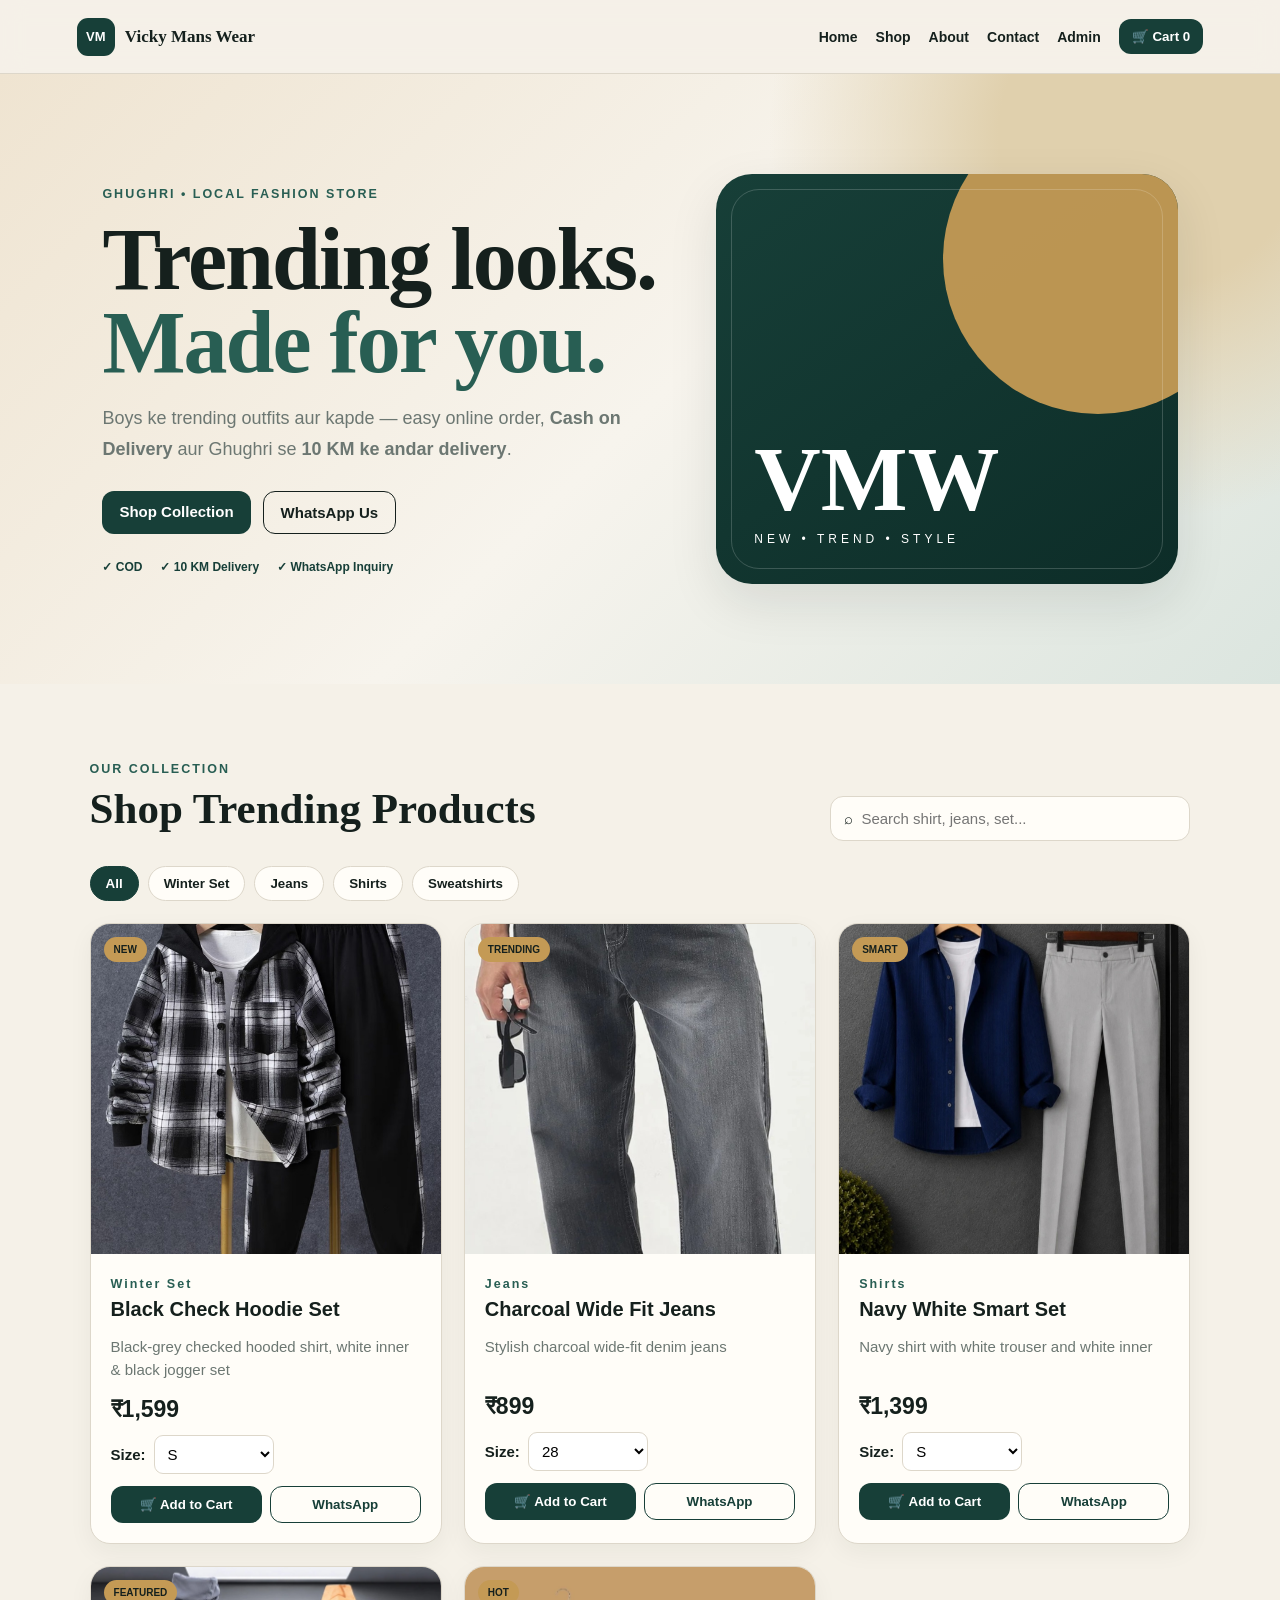
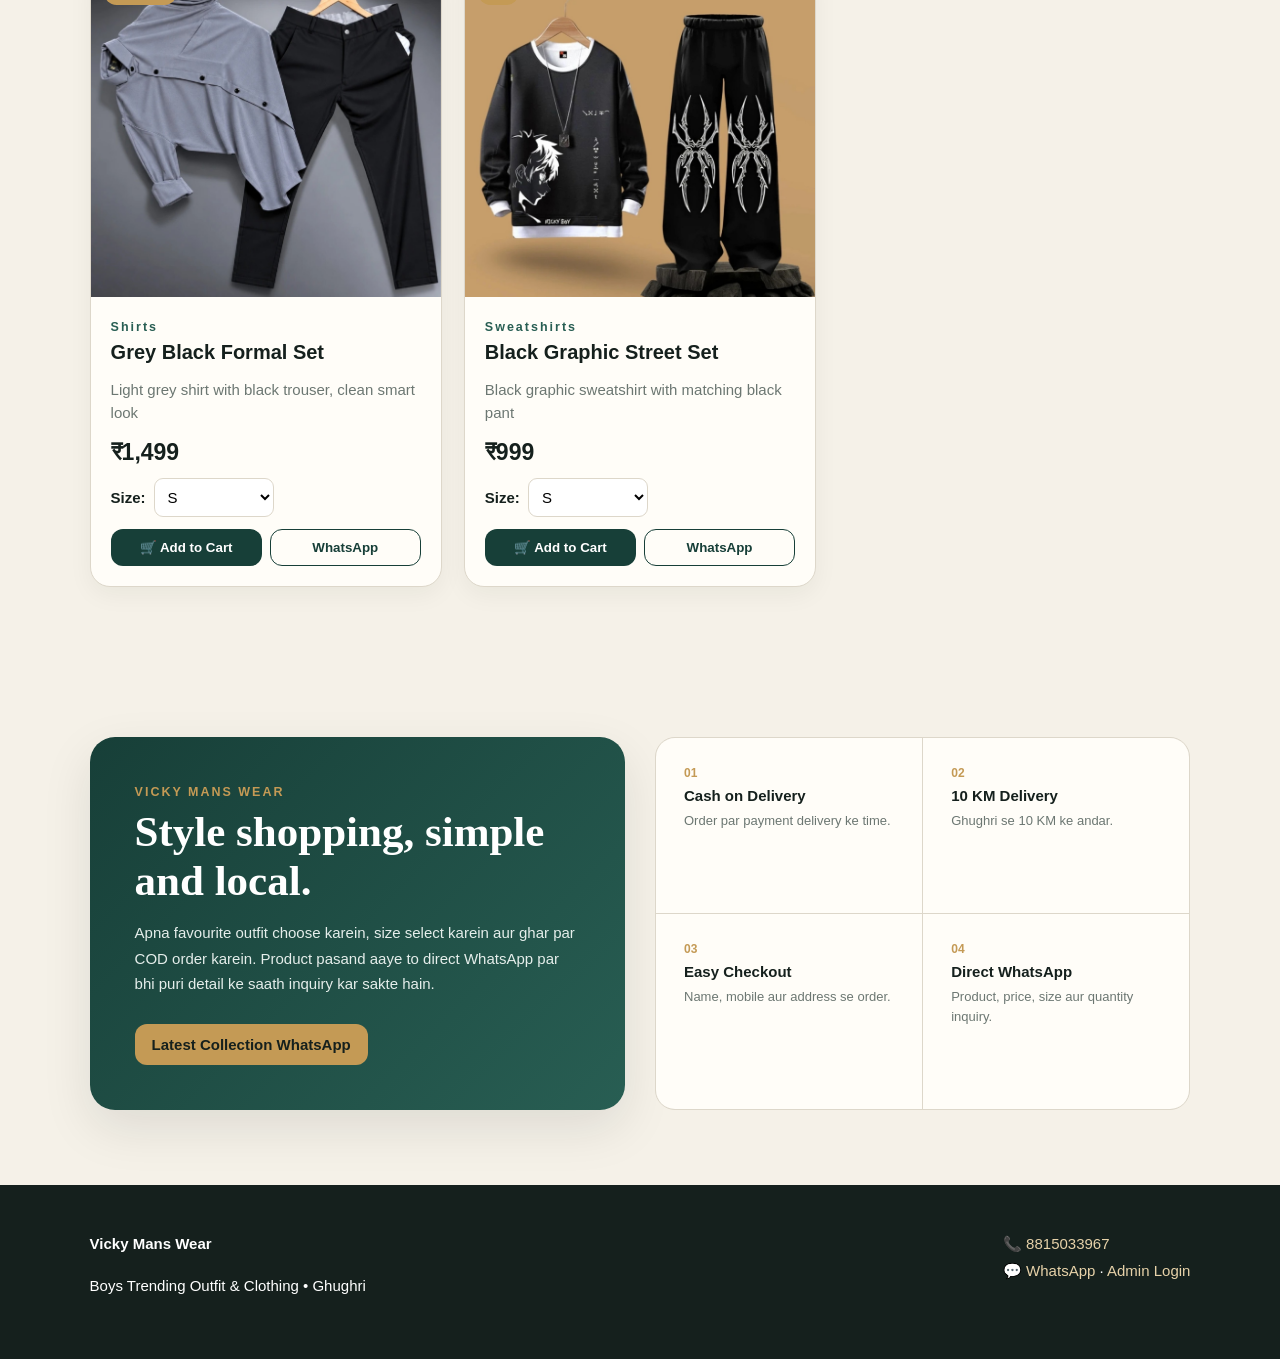
<file: index.html>
<!doctype html><html lang="hi"><head><meta charset="utf-8"><meta name="viewport" content="width=device-width,initial-scale=1"><meta name="description" content="Vicky Mans Wear - Boys trending outfits and clothes, Ghughri"><title>Vicky Mans Wear | Trending Boys Fashion</title><link rel="stylesheet" href="style.css"></head><body>
<header><a class="brand" href="index.html"><span>VM</span><b>Vicky Mans Wear</b></a><nav><a href="#home">Home</a><a href="#shop">Shop</a><a href="#about">About</a><a href="#contact">Contact</a><a href="admin.html">Admin</a><button onclick="openCart()">🛒 Cart <span id="count">0</span></button></nav></header>
<section id="home" class="hero"><div class="hero-copy"><small>GHUGHRI • LOCAL FASHION STORE</small><h1>Trending looks.<br><em>Made for you.</em></h1><p>Boys ke trending outfits aur kapde — easy online order, <b>Cash on Delivery</b> aur Ghughri se <b>10 KM ke andar delivery</b>.</p><div class="actions"><a class="btn" href="#shop">Shop Collection</a><a class="btn alt" target="_blank" href="https://wa.me/918815033967?text=Hello%20Vicky%20Mans%20Wear%2C%20mujhe%20products%20ki%20jaankari%20chahiye.">WhatsApp Us</a></div><div class="trust"><span>✓ COD</span><span>✓ 10 KM Delivery</span><span>✓ WhatsApp Inquiry</span></div></div><div class="heroart"><div class="orb"></div><b>VMW</b><span>NEW • TREND • STYLE</span></div></section>
<main id="shop"><div class="head"><div><small>OUR COLLECTION</small><h2>Shop Trending Products</h2></div><div class="search"><span>⌕</span><input id="search" oninput="render()" placeholder="Search shirt, jeans, set..."></div></div><div id="categories" class="categories"></div><div id="products" class="grid"></div></main>
<section id="about" class="about"><div class="about-main"><small>VICKY MANS WEAR</small><h2>Style shopping, simple and local.</h2><p>Apna favourite outfit choose karein, size select karein aur ghar par COD order karein. Product pasand aaye to direct WhatsApp par bhi puri detail ke saath inquiry kar sakte hain.</p><a class="btn" target="_blank" href="https://wa.me/918815033967?text=Hello%20Vicky%20Mans%20Wear%2C%20mujhe%20latest%20collection%20chahiye.">Latest Collection WhatsApp</a></div><div class="points"><div><b>01</b><strong>Cash on Delivery</strong><span>Order par payment delivery ke time.</span></div><div><b>02</b><strong>10 KM Delivery</strong><span>Ghughri se 10 KM ke andar.</span></div><div><b>03</b><strong>Easy Checkout</strong><span>Name, mobile aur address se order.</span></div><div><b>04</b><strong>Direct WhatsApp</strong><span>Product, price, size aur quantity inquiry.</span></div></div></section>
<footer id="contact"><div><b>Vicky Mans Wear</b><p>Boys Trending Outfit & Clothing • Ghughri</p></div><div><a href="tel:+918815033967">📞 8815033967</a><br><a target="_blank" href="https://wa.me/918815033967">💬 WhatsApp</a> · <a href="admin.html">Admin Login</a></div></footer>
<div id="cart" class="modal"><div class="box"><button class="x" onclick="closeCart()">×</button><small>YOUR BAG</small><h2>Shopping Cart</h2><div id="items"></div><div class="cart-total"><span>Total</span><b id="total">₹0</b></div><button class="btn full" onclick="checkout()">Proceed to COD Checkout →</button><p class="tiny">Delivery: Ghughri se maximum 10 KM • Payment: Cash on Delivery</p></div></div>
<script src="app.js"></script></body></html>
</file>
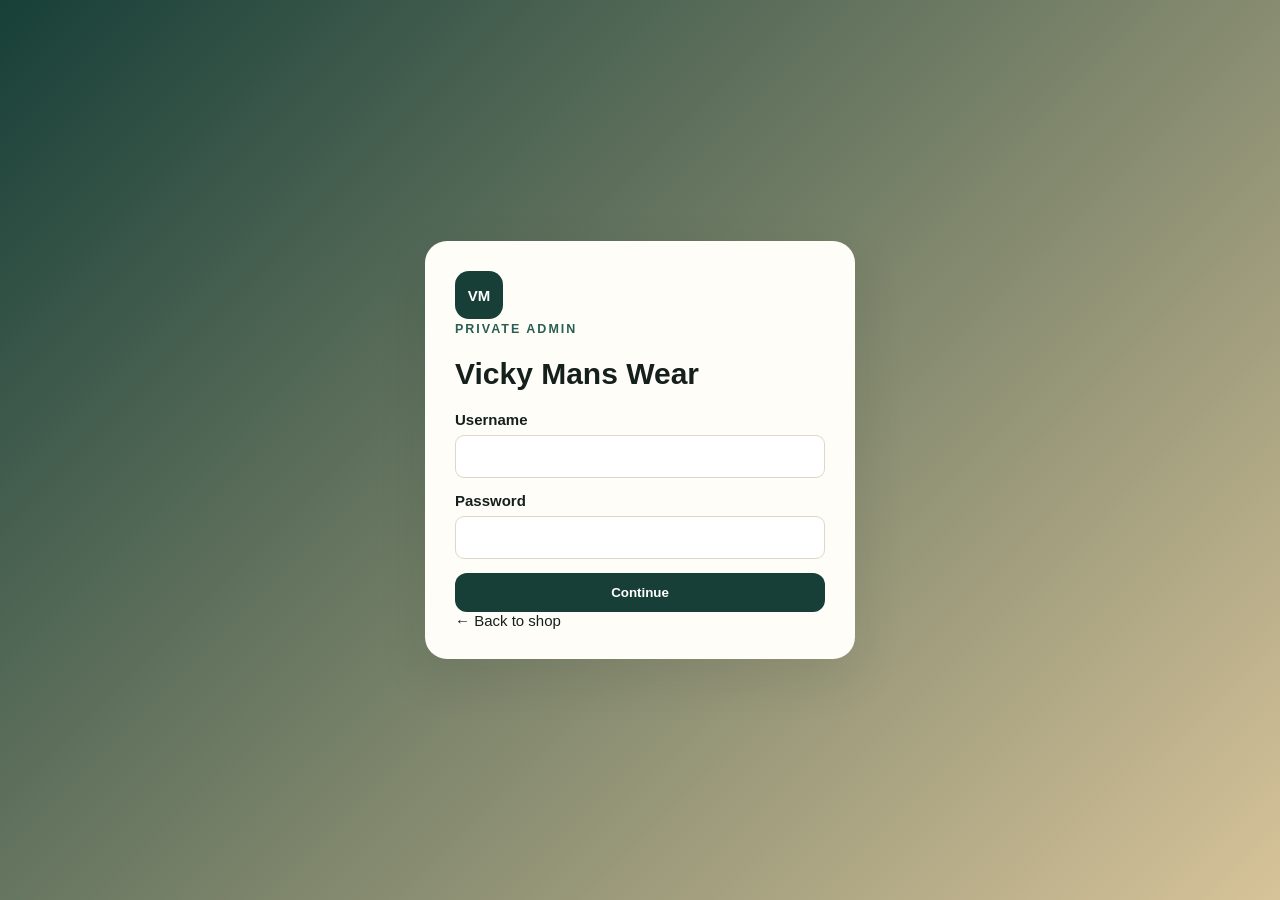
<file: admin.html>
<!doctype html><html lang="hi"><head><meta charset="utf-8"><meta name="viewport" content="width=device-width,initial-scale=1"><title>Admin | Vicky Mans Wear</title><link rel="stylesheet" href="style.css"></head><body><div id="login" class="login"><div class="box"><div class="logo">VM</div><small>PRIVATE ADMIN</small><h1>Vicky Mans Wear</h1><form id="lf"><label>Username<input id="u" required></label><label>Password<input id="pw" type="password" required></label><button class="btn full">Continue</button></form><div id="otp" hidden><p>Real SMS OTP production setup ke baad yahan aayega.</p><label>OTP<input id="oi" maxlength="6" inputmode="numeric"></label><button class="btn full" onclick="verify()">Verify</button><p id="demo"></p></div><a href="index.html">← Back to shop</a></div></div><div id="panel" hidden><header><a class="brand" href="index.html">VM <b>Vicky Mans Wear Admin</b></a><button onclick="logout()">Logout</button></header><main><div class="adminhead"><div><small>CONTROL CENTER</small><h1>Products & Orders</h1></div><button class="btn" onclick="addP()">+ Add Product</button></div><h2>Products</h2><div id="plist"></div><h2>Orders</h2><div id="olist"></div></main></div><div id="pm" class="modal"><div class="box"><button class="x" onclick="closeP()">×</button><h2>Product</h2><form id="pf"><input type="hidden" name="id"><label>Name<input name="name" required></label><div class="two"><label>Category<input name="category" required></label><label>Price<input name="price" type="number" required></label></div><label>Sizes<input name="sizes" value="S,M,L,XL,XXL"></label><label>Badge<input name="badge"></label><label>Details<textarea name="details"></textarea></label><label>Image path<input name="image" placeholder="images/product.jpg"></label><button class="btn full">Save</button></form></div></div><script>const PK='vmw_products',OK='vmw_orders';let otp='';function ps(){return JSON.parse(localStorage.getItem(PK)||'[]')}function save(a){localStorage.setItem(PK,JSON.stringify(a))}document.getElementById('lf').onsubmit=e=>{e.preventDefault();if(document.getElementById('u').value!=='deva'||document.getElementById('pw').value!=='@54321')return alert('Username ya password galat hai.');document.getElementById('lf').hidden=true;document.getElementById('otp').hidden=false;otp=String(Math.floor(100000+Math.random()*900000));document.getElementById('demo').textContent='DEMO OTP: '+otp+' (real SMS OTP needs backend/SMS provider)'};function verify(){if(document.getElementById('oi').value!==otp)return alert('Wrong OTP');sessionStorage.vmw='1';location.reload()}function logout(){sessionStorage.removeItem('vmw');location.reload()}function addP(){document.getElementById('pf').reset();document.querySelector('[name=id]').value='';document.getElementById('pm').classList.add('show')}function edit(id){let p=ps().find(x=>x.id===id),f=document.getElementById('pf');Object.keys(p).forEach(k=>{if(f.elements[k])f.elements[k].value=Array.isArray(p[k])?p[k].join(','):p[k]});document.getElementById('pm').classList.add('show')}function closeP(){document.getElementById('pm').classList.remove('show')}function del(id){if(confirm('Delete?')){save(ps().filter(p=>p.id!==id));render()}}document.getElementById('pf').onsubmit=e=>{e.preventDefault();let d=Object.fromEntries(new FormData(e.target));d.id=d.id||'p'+Date.now();d.price=+d.price;d.sizes=d.sizes.split(',').map(x=>x.trim()).filter(Boolean);let a=ps(),i=a.findIndex(x=>x.id===d.id);i<0?a.push(d):a[i]=d;save(a);closeP();render()};function render(){document.getElementById('plist').innerHTML=ps().map(p=>`<div class="adminrow"><b>${p.name}</b><span>₹${p.price} · ${p.category} · ${p.sizes.join(', ')} <button onclick="edit('${p.id}')">Edit</button> <button onclick="del('${p.id}')">Delete</button></span></div>`).join('');let os=JSON.parse(localStorage.getItem(OK)||'[]');document.getElementById('olist').innerHTML=os.slice().reverse().map(o=>`<div class="order"><b>${o.id}</b> · ${o.status} · COD · ₹${o.total}<p>${o.customer.name} · ${o.customer.mobile}<br>${o.customer.address}, ${o.customer.area}, ${o.customer.pin}<br>${o.customer.distance} KM</p><select onchange="st('${o.id}',this.value)">${['New','Confirmed','Packed','Out for Delivery','Delivered','Cancelled'].map(s=>`<option ${o.status===s?'selected':''}>${s}</option>`).join('')}</select></div>`).join('')||'<p>No orders yet.</p>'}function st(id,s){let o=JSON.parse(localStorage.getItem(OK)||'[]'),x=o.find(y=>y.id===id);if(x)x.status=s;localStorage.setItem(OK,JSON.stringify(o));render()}if(sessionStorage.vmw==='1'){login.hidden=true;panel.hidden=false;render()}</script></body></html>
</file>
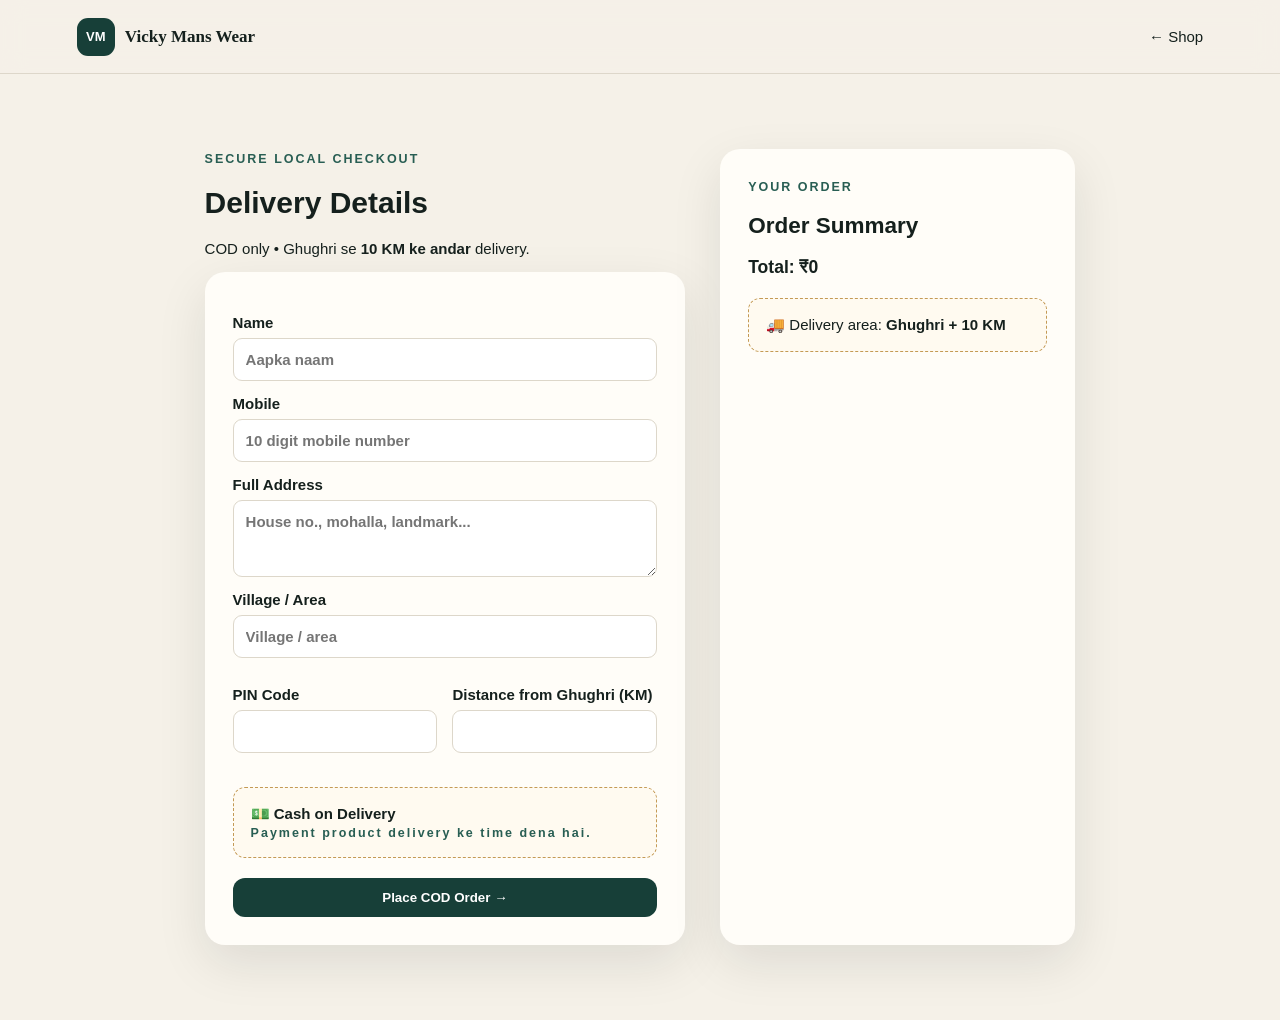
<file: checkout.html>
<!doctype html><html lang="hi"><head><meta charset="utf-8"><meta name="viewport" content="width=device-width,initial-scale=1"><title>Checkout | Vicky Mans Wear</title><link rel="stylesheet" href="style.css"></head><body><header><a class="brand" href="index.html"><span>VM</span><b>Vicky Mans Wear</b></a><a href="index.html">← Shop</a></header><main class="checkout"><div><small>SECURE LOCAL CHECKOUT</small><h1>Delivery Details</h1><p>COD only • Ghughri se <b>10 KM ke andar</b> delivery.</p><form id="f"><label>Name<input name="name" required placeholder="Aapka naam"></label><label>Mobile<input name="mobile" pattern="[0-9]{10}" inputmode="numeric" maxlength="10" required placeholder="10 digit mobile number"></label><label>Full Address<textarea name="address" rows="3" required placeholder="House no., mohalla, landmark..."></textarea></label><label>Village / Area<input name="area" required placeholder="Village / area"></label><div class="two"><label>PIN Code<input name="pin" inputmode="numeric" required></label><label>Distance from Ghughri (KM)<input name="distance" type="number" min="0" max="10" step="0.1" required></label></div><div class="payment">💵 <b>Cash on Delivery</b><br><small>Payment product delivery ke time dena hai.</small></div><button class="btn full">Place COD Order →</button></form></div><aside><small>YOUR ORDER</small><h2>Order Summary</h2><div id="s"></div><div class="payment">🚚 Delivery area: <b>Ghughri + 10 KM</b></div></aside></main><script>
const c=JSON.parse(localStorage.getItem('vmw_cart')||'[]'),p=JSON.parse(localStorage.getItem('vmw_products')||'[]');let t=0;document.getElementById('s').innerHTML=c.map(x=>{let z=p.find(y=>y.id===x.id);if(!z)return '';t+=z.price*x.qty;return `<div class="row"><b>${z.name}</b><span>₹${z.price} · ${x.size} · ×${x.qty}</span></div>`}).join('')+`<h3>Total: ₹${t.toLocaleString('en-IN')}</h3>`;
document.getElementById('f').onsubmit=e=>{e.preventDefault();let d=Object.fromEntries(new FormData(e.target));if(+d.distance>10)return alert('Delivery sirf Ghughri se 10 KM ke andar available hai.');if(!/^[0-9]{10}$/.test(d.mobile))return alert('10 digit mobile number daalein.');let id='VMW'+Date.now().toString().slice(-8),orders=JSON.parse(localStorage.getItem('vmw_orders')||'[]');orders.push({id,status:'New',payment:'COD',createdAt:new Date().toISOString(),customer:d,items:c,total:t});localStorage.setItem('vmw_orders',JSON.stringify(orders));let msg=`Hello Vicky Mans Wear,%0AOrder ID: ${id}%0ATotal: ₹${t}%0ACustomer: ${encodeURIComponent(d.name)}%0AMobile: ${d.mobile}%0AAddress: ${encodeURIComponent(d.address+', '+d.area+', '+d.pin)}%0ADelivery: ${d.distance} KM%0APayment: COD`;localStorage.removeItem('vmw_cart');alert('Order placed! Order ID: '+id);window.open('https://wa.me/918815033967?text='+msg,'_blank');location.href='index.html'};
</script></body></html>
</file>
<file: style.css>
:root{--ink:#15201d;--cream:#f5f1e8;--paper:#fffdf8;--forest:#173f38;--forest2:#285e53;--gold:#c49a55;--sand:#e5d6b9;--muted:#6c7772;--line:#ddd7ca;--shadow:0 18px 50px rgba(21,32,29,.10)}*{box-sizing:border-box}html{scroll-behavior:smooth}body{margin:0;background:var(--cream);color:var(--ink);font:15px Inter,Arial,sans-serif}a{text-decoration:none;color:inherit}button,.btn{border:0;border-radius:12px;padding:12px 17px;background:var(--forest);color:#fff;font-weight:800;cursor:pointer;display:inline-block}.btn.alt{background:transparent;color:var(--ink);border:1px solid var(--ink)}.full{width:100%}.tiny{font-size:12px;color:var(--muted);text-align:center}.brand{display:flex;align-items:center;gap:10px;font-size:17px}.brand span{display:grid;place-items:center;width:38px;height:38px;border-radius:11px;background:var(--forest);color:#fff;font-weight:900;font-size:13px}.brand b{font-family:Georgia,serif}header{height:74px;padding:0 6%;display:flex;align-items:center;justify-content:space-between;border-bottom:1px solid var(--line);position:sticky;top:0;background:#f5f1e8ee;backdrop-filter:blur(12px);z-index:10}nav{display:flex;gap:18px;align-items:center;font-weight:700}nav a{font-size:14px}nav button{padding:10px 13px}.hero{padding:75px 8%;min-height:610px;display:grid;grid-template-columns:1.1fr .9fr;gap:50px;align-items:center;background:radial-gradient(circle at 90% 10%,#e0d0ad 0 12%,transparent 30%),linear-gradient(135deg,#efe4d1,#f7f4ed 52%,#dbe5df)}small{letter-spacing:2px;color:var(--forest2);font-weight:900}.hero h1{font:700 clamp(50px,7vw,88px) Georgia;margin:18px 0;line-height:.94;letter-spacing:-2px}.hero h1 em{color:var(--forest2);font-style:normal}.hero p{max-width:650px;color:var(--muted);font-size:18px;line-height:1.75}.actions{display:flex;gap:12px;flex-wrap:wrap;margin-top:25px}.trust{display:flex;gap:18px;flex-wrap:wrap;margin-top:26px;font-size:12px;font-weight:800;color:var(--forest)}.heroart{height:410px;border-radius:36px;background:linear-gradient(145deg,var(--forest),#0d2d28);color:#fff;display:flex;flex-direction:column;justify-content:end;padding:38px;position:relative;overflow:hidden;box-shadow:var(--shadow)}.heroart:after{content:'';position:absolute;inset:15px;border:1px solid rgba(255,255,255,.18);border-radius:28px}.heroart .orb{position:absolute;width:310px;height:310px;border-radius:50%;background:var(--gold);right:-75px;top:-70px;opacity:.95}.heroart b{font:700 92px Georgia;position:relative;z-index:1}.heroart span{letter-spacing:4px;position:relative;z-index:1;font-size:12px}.heroart>*{position:relative}main,.about{padding:75px 7%}.head{display:flex;justify-content:space-between;align-items:end;gap:25px;margin-bottom:22px}.head h2,.about h2{font:700 43px Georgia;margin:8px 0}.search{display:flex;align-items:center;gap:8px;background:var(--paper);border:1px solid var(--line);border-radius:13px;padding:0 13px;width:min(360px,100%)}.search input{border:0!important;background:transparent!important;padding:13px 0!important;outline:0}.categories{display:flex;gap:9px;overflow:auto;padding:3px 0 22px}.category{white-space:nowrap;border:1px solid var(--line);background:var(--paper);color:var(--ink);padding:9px 15px;border-radius:999px;font-weight:800}.category.active{background:var(--forest);color:#fff;border-color:var(--forest)}.grid{display:grid;grid-template-columns:repeat(3,1fr);gap:22px}.grid article{background:var(--paper);border:1px solid var(--line);border-radius:20px;overflow:hidden;box-shadow:0 8px 25px rgba(21,32,29,.05);transition:.2s}.grid article:hover{transform:translateY(-4px);box-shadow:var(--shadow)}.pic{height:330px;background:#e5e3db;position:relative}.pic img{width:100%;height:100%;object-fit:cover}.pic span{position:absolute;top:13px;left:13px;background:var(--gold);padding:7px 10px;border-radius:999px;font-size:10px;font-weight:900}.info{padding:20px}.info h3{margin:7px 0;font-size:20px}.info p{color:var(--muted);min-height:42px;line-height:1.5}.info strong{display:block;font-size:23px;margin:12px 0}.size-row{display:flex;align-items:center;gap:8px;margin:12px 0}.size-row select{max-width:120px;padding:9px}.product-actions{display:grid;grid-template-columns:1fr 1fr;gap:8px}.product-actions button{padding:10px 8px}.product-actions .alt{background:transparent;color:var(--forest);border:1px solid var(--forest)}.about{display:grid;grid-template-columns:1fr 1fr;gap:30px}.about-main{background:linear-gradient(135deg,var(--forest),var(--forest2));color:#fff;padding:45px;border-radius:25px;box-shadow:var(--shadow)}.about-main small{color:var(--gold)}.about-main p{color:#e5eeeb;line-height:1.7}.about-main .btn{margin-top:12px;background:var(--gold);color:var(--ink)}.points{display:grid;grid-template-columns:1fr 1fr;gap:1px;background:var(--line);border:1px solid var(--line);border-radius:20px;overflow:hidden}.points div{background:var(--paper);padding:28px;display:flex;flex-direction:column;gap:7px}.points b{color:var(--gold);font-size:12px}.points span{color:var(--muted);line-height:1.5;font-size:13px}footer{padding:45px 7%;background:var(--ink);color:#fff;display:flex;justify-content:space-between;gap:20px;line-height:1.8}footer a{color:#e7d2a9}.modal{position:fixed;inset:0;background:#0009;display:none;align-items:center;justify-content:center;padding:18px;z-index:30}.modal.show{display:flex}.box{background:var(--paper);padding:30px;border-radius:22px;width:min(560px,100%);max-height:90vh;overflow:auto;position:relative;box-shadow:var(--shadow)}.x{position:absolute;right:10px;top:8px;background:transparent;color:var(--ink);font-size:28px;padding:5px 12px}.row{padding:14px 0;border-bottom:1px solid var(--line);display:flex;justify-content:space-between;gap:15px}.cart-total{display:flex;justify-content:space-between;font-size:20px;padding:18px 0}.cart-total b{font-size:25px}.checkout{display:grid;grid-template-columns:1.15fr .85fr;gap:35px;max-width:1050px;margin:auto}.checkout form,.checkout aside{background:var(--paper);padding:28px;border-radius:20px;box-shadow:var(--shadow)}label{display:grid;gap:7px;margin:14px 0;font-weight:800}input,textarea,select{padding:12px;border:1px solid var(--line);border-radius:9px;width:100%;background:#fff;font:inherit}.two{display:grid;grid-template-columns:1fr 1fr;gap:15px}.payment{padding:17px;border:1px dashed var(--gold);margin:20px 0;background:#fffaf0;border-radius:12px}.login{min-height:100vh;display:grid;place-items:center;padding:20px;background:linear-gradient(135deg,#173f38,#d7c399)}.login .box{width:min(430px,100%)}.logo{width:48px;height:48px;background:var(--forest);color:#fff;border-radius:14px;display:grid;place-items:center;font-weight:900}.adminhead{display:flex;justify-content:space-between;align-items:end}.adminrow{padding:14px 0;border-bottom:1px solid var(--line);display:flex;justify-content:space-between;gap:15px}.order{padding:20px 0;border-bottom:1px solid var(--line)}@media(max-width:850px){header{height:66px;padding:0 4%}nav{gap:7px}nav a:not(:first-child){display:none}nav button{font-size:12px}.hero,.about,.checkout{grid-template-columns:1fr}.hero{padding:55px 6%}.heroart{height:290px}.head{display:block}.search{width:100%;margin-top:16px}.grid{grid-template-columns:1fr 1fr}.pic{height:300px}}@media(max-width:560px){.brand b{font-size:14px}.hero h1{font-size:51px}.hero p{font-size:16px}.grid{grid-template-columns:1fr}.pic{height:350px}.about,.points{grid-template-columns:1fr}.points div{padding:22px}main,.about{padding:55px 5%}.head h2,.about h2{font-size:35px}footer{display:block}}
</file>
